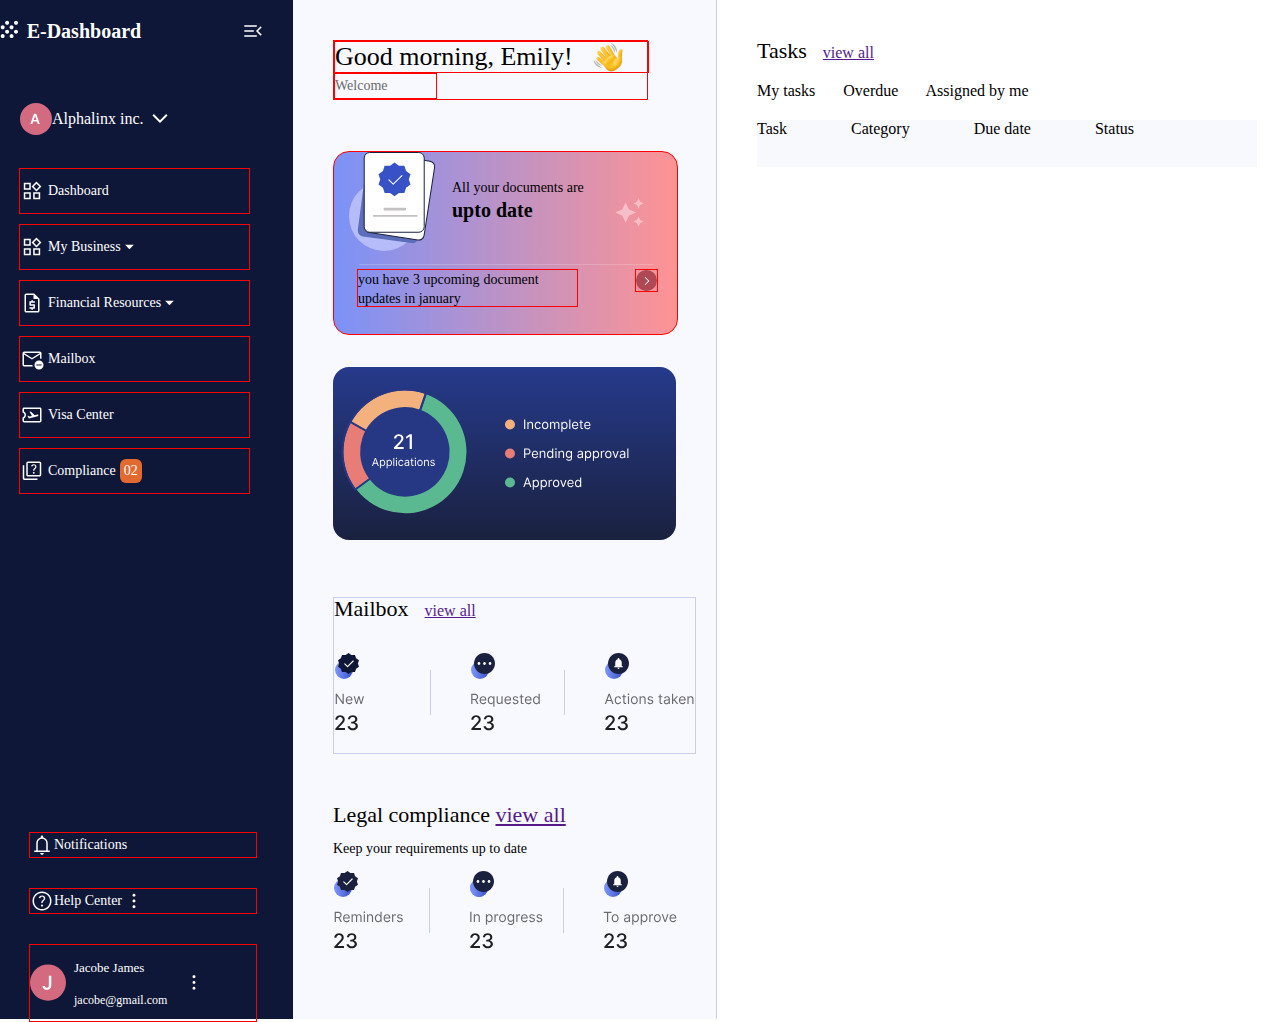
<file: index.html>
<!DOCTYPE html>
<html lang="en">
  <head>
    <meta charset="UTF-8" />
    <meta name="viewport" content="width=device-width, initial-scale=1.0" />
    <title>Dashboard</title>
    <link rel="stylesheet" href="style.css" />
    <link rel="preconnect" href="https://fonts.googleapis.com" />
    <link rel="preconnect" href="https://fonts.gstatic.com" crossorigin />
    <link
      href="https://fonts.googleapis.com/css2?family=Inter:ital,opsz,wght@0,14..32,100..900;1,14..32,100..900&display=swap"
      rel="stylesheet"
    />
  </head>
  <body>
    <div class="dashboard-sidebar">
      <div class="logo">
        <div class="logo-items">
          <img src="icons/grain.svg" alt="" />
        </div>
        <div class="logo-items">
          <p>E-Dashboard</p>
          <p></p>
        </div>

        <div class="icon">
          <img src="icons/menu_open.svg" alt="" />
        </div>
      </div>

      <div class="company-details">
        <img src="icons/company.svg" alt="" />
        <p>Alphalinx inc.</p>
        <img src="icons/expand_more.svg" alt="" />
      </div>

      <div class="dashboard-navs">
        <img src="icons/widgets.svg" alt="" />
        <p>Dashboard</p>
      </div>
      <div class="dashboard-navs">
        <img src="icons/widgets.svg" alt="" />
        <p>My Business</p>
        <img src="icons/arrow_drop_down.svg" alt="" />
      </div>
      <div class="dashboard-navs">
        <img src="icons/request_quote.svg" alt="" />
        <p>Financial Resources</p>
        <img src="icons/arrow_drop_down.svg" alt="" />
      </div>
      <div class="dashboard-navs">
        <img src="icons/unsubscribe.svg" alt="" />
        <p>Mailbox</p>
      </div>
      <div class="dashboard-navs">
        <img src="icons/airplane_ticket.svg" alt="" />
        <p>Visa Center</p>
      </div>
      <div class="dashboard-navs">
        <img src="icons/quiz.svg" alt="" />
        <p>Compliance</p>
        <p id="compliance">02</p>
      </div>
      <div class="dashboard-end">
        <div class="dashboard-end-item">
          <img src="icons/notifications.svg" alt="" />
          <p>Notifications</p>
        </div>
        <div class="dashboard-end-item">
          <img src="icons/help.svg" alt="" />
          <p>Help Center</p>
          <img src="icons/more.svg" alt="" />
        </div>
        <div class="dashboard-end-item-div">
          <img src="icons/company-user.svg" alt="" />
          <div>
            <p id="p-1-end">Jacobe James</p>
            <p id="p-2-end">jacobe@gmail.com</p>
          </div>
          <img src="icons/more.svg" alt="" />
        </div>
      </div>
    </div>
    <div class="main-container">
      <div class="title">
        <div class="main-title">
          <p>Good morning, Emily!</p>
          <img src="icons/image 113.svg" alt="" />
        </div>
        <p id="welcome">Welcome</p>
      </div>
      <div class="document-updates">
        <div class="document-update-items">
          <img src="icons/Group 764326.svg" alt="" id="document-img" />

          <div class="document-updates-span">
            <span id="span-1">All your documents are</span>
            <span id="span-2">upto date</span>
          </div>
          <div>
            <img src="icons/auto_awesome.svg" alt="" id="auto_awesome" />
          </div>
        </div>
        <div class="line-break">
          <img src="icons/Line 41.svg" alt="" />
        </div>
        <div class="document-update-items-2">
          <!-- <p>you have 3 upcoming document updates in january</p> -->
          <div class="document-update-items-2-span">
            <span id="span-1">you have</span>
            <span id="span-3">3 upcoming</span>
            <span id="span-1">document updates in january</span>
          </div>
          <img src="icons/Group 764410.svg" alt="" />
        </div>
      </div>
      <div class="graph-report-container">
        <div class="graph-report">
          <img src="icons/Frame 1000004961.svg" alt="" />
        </div>
        <div class="graph-report-value">
         <img src="icons/Frame 1000004959.svg" alt="">
        </div>
      </div>

      <div class="mailbox">
        <div class="mailbox-title">
          <span>Mailbox</span>
            <a href="">view all</a>
        </div>
        <p></p>
        <img src="icons/Group 764354.svg" alt="">
      </div>

      <div class="legal">
        <div class="legal-title">
          <span>Legal compliance</span>
            <a href="">view all</a>
        </div>
        <p>Keep your requirements up to date</p>
        <img src="icons/legal.svg" alt="">
      </div>
    </div>

   <div class="secondary-main">
    <div class="task">
      <div class="task-title">
        <span>Tasks</span>
        <a href="">view all</a>
      </div>
      <div class="task-subtitle">
        <span>My tasks</span>
        <span>Overdue</span>
        <span>Assigned by me</span>
      </div>
      <div class="task-table-title">
        <span>Task</span>
        <span>Category</span>
        <span>Due date</span>
        <span>Status</span>
      </div>
    </div>
   </div>
  
  </body>
</html>
</file>
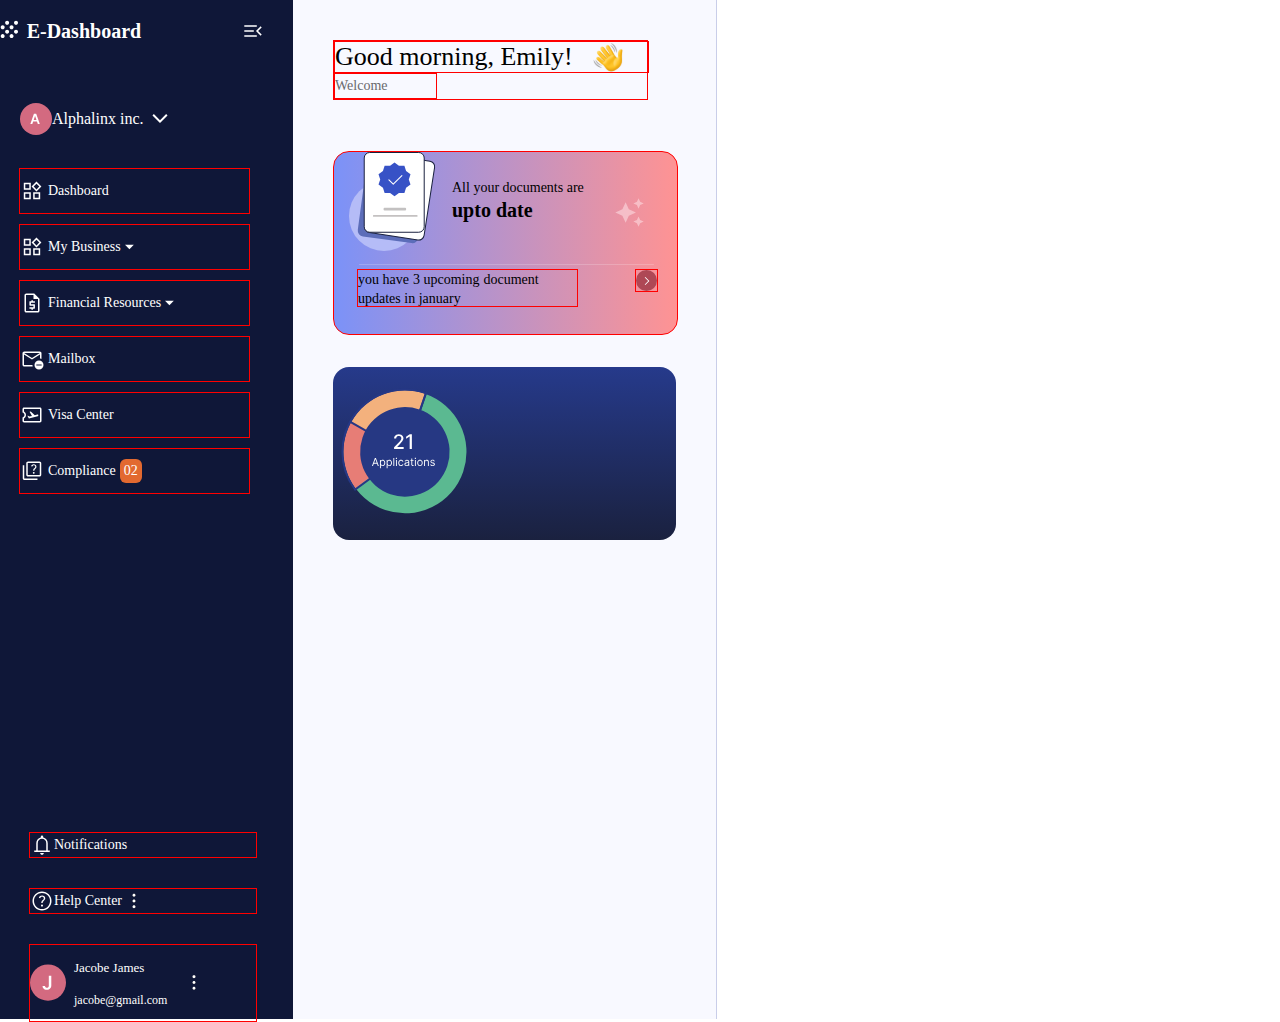
<file: home.html>
<!DOCTYPE html>
<html lang="en">
  <head>
    <meta charset="UTF-8" />
    <meta name="viewport" content="width=device-width, initial-scale=1.0" />
    <title>Dashboard</title>
    <link rel="stylesheet" href="style.css" />
    <link rel="preconnect" href="https://fonts.googleapis.com" />
    <link rel="preconnect" href="https://fonts.gstatic.com" crossorigin />
    <link
      href="https://fonts.googleapis.com/css2?family=Inter:ital,opsz,wght@0,14..32,100..900;1,14..32,100..900&display=swap"
      rel="stylesheet"
    />
  </head>
  <body>
    <div class="dashboard-sidebar">
      <div class="logo">
        <div class="logo-items">
          <img src="icons/grain.svg" alt="" />
        </div>
        <div class="logo-items">
          <p>E-Dashboard</p>
          <p></p>
        </div>

        <div class="icon">
          <img src="icons/menu_open.svg" alt="" />
        </div>
      </div>

      <div class="company-details">
        <img src="icons/company.svg" alt="" />
        <p>Alphalinx inc.</p>
        <img src="icons/expand_more.svg" alt="" />
      </div>

      <div class="dashboard-navs">
        <img src="icons/widgets.svg" alt="" />
        <p>Dashboard</p>
      </div>
      <div class="dashboard-navs">
        <img src="icons/widgets.svg" alt="" />
        <p>My Business</p>
        <img src="icons/arrow_drop_down.svg" alt="" />
      </div>
      <div class="dashboard-navs">
        <img src="icons/request_quote.svg" alt="" />
        <p>Financial Resources</p>
        <img src="icons/arrow_drop_down.svg" alt="" />
      </div>
      <div class="dashboard-navs">
        <img src="icons/unsubscribe.svg" alt="" />
        <p>Mailbox</p>
      </div>
      <div class="dashboard-navs">
        <img src="icons/airplane_ticket.svg" alt="" />
        <p>Visa Center</p>
      </div>
      <div class="dashboard-navs">
        <img src="icons/quiz.svg" alt="" />
        <p>Compliance</p>
        <p id="compliance">02</p>
      </div>
      <div class="dashboard-end">
        <div class="dashboard-end-item">
          <img src="icons/notifications.svg" alt="" />
          <p>Notifications</p>
        </div>
        <div class="dashboard-end-item">
          <img src="icons/help.svg" alt="" />
          <p>Help Center</p>
          <img src="icons/more.svg" alt="" />
        </div>
        <div class="dashboard-end-item-div">
          <img src="icons/company-user.svg" alt="" />
          <div>
            <p id="p-1-end">Jacobe James</p>
            <p id="p-2-end">jacobe@gmail.com</p>
          </div>
          <img src="icons/more.svg" alt="" />
        </div>
      </div>
    </div>
    <div class="main-container">
      <div class="title">
        <div class="main-title">
          <p>Good morning, Emily!</p>
          <img src="icons/image 113.svg" alt="" />
        </div>
        <p id="welcome">Welcome</p>
      </div>
      <div class="document-updates">
        <div class="document-update-items">
          <img src="icons/Group 764326.svg" alt="" id="document-img" />

          <div class="document-updates-span">
            <span id="span-1">All your documents are</span>
            <span id="span-2">upto date</span>
          </div>
          <div>
            <img src="icons/auto_awesome.svg" alt="" id="auto_awesome" />
          </div>
        </div>
        <div class="line-break">
          <img src="icons/Line 41.svg" alt="" />
        </div>
        <div class="document-update-items-2">
          <!-- <p>you have 3 upcoming document updates in january</p> -->
          <div class="document-update-items-2-span">
            <span id="span-1">you have</span>
            <span id="span-3">3 upcoming</span>
            <span id="span-1">document updates in january</span>
          </div>
          <img src="icons/Group 764410.svg" alt="" />
        </div>
      </div>
      <div class="graph-report-container">
        <div class="graph-report">
          <img src="icons/Frame 1000004961.svg" alt="" />
        </div>
      </div>
    </div>
    <!-- </div>
    </div> -->
  </body>
</html>
</file>
<file: style.css>
body
{
    margin: 0;
    padding: 0;
    box-sizing: border-box;
    font-style: 'Inter';
    color: white;
    display: flex;
    
}
.dashboard-sidebar{
    background-color: #0F1738;
    width: 293px;
    height: 1019px;
    
}

.logo{
    display: flex;
    margin-bottom: 28px;
    align-items: center;
}

.logo-items img{
    width: 26.67px;
    height: 26.67px;
    /* margin-top: 25.11px; */
}

.logo-items p {
    color: white;
    font-size: 20px;
    font-weight: 600;
   
}

/* .logo-items {
    
    border: 1px solid red;
    
} */
.icon{
    /* margin-top: 25px; */
    margin-left: 102.5px;
}
.company-details{
    display: flex;
    width: 229px;
    height: 56px;
    align-items: center;
    margin-left: 20px;
    margin-bottom: 21px;
}

.company-details img{
    width: 32px;
    height: 32px;
}

.dashboard-navs{
    display: flex;
    align-items: center;
    width: 229px;
    height: 44px;
    margin-left: 19px;
    border: 1px solid red;
    margin-top: 10px;

}

.dashboard-navs p{
    font-weight: 400;
    font-size: 14px;
    line-height: 16px;
    padding: 4px;
    padding-right: 4px;
}

#compliance{
    background-color: #E26930;
    border-radius: 6px;
}
.dashboard-end{
    margin-top: 338px;
}
.dashboard-end-item{
    display: flex;
    width: 226.09px;
    height: 24.08px;
    align-items: center;
    border: 1px solid red;
    margin-bottom: 30px;
    font-size: 14px;
    margin-left: 29px;
}

.dashboard-end-item-div{
    
    border: 1px solid red; 
    display: flex;
    width: 226.09px;
    height: 42;
    margin-left: 29px;
    
}
.dashboard-end-item-div p{
    margin-left: 8px;
    margin-right: 15px;
}

#p-1-end{
    font-weight: 500;
    font-size: 13px;
    line-height: 19.5px;
}

#p-2-end{
    font-weight: 300;
    font-size: 12px;
    line-height: 18px;
}

.main-container{
    width: 423px;
    height: 1019px;
    background-color: #F8F9FF;
    border-right: 1px solid #C9CEE9
}
.title{
    width: 313px;
    height: 58px;
    margin-top: 40px;
    margin-left: 40px;
}
.title{
    color:black;
    border: 1px solid red;
    align-items: baseline;

}
.main-title{
    font-weight: 400px;
    font-size: 26px;
    line-height: 28.6px;
    border: 1px solid red;
    display: flex;
    align-items: center;
    width: 313px;
    height: 30px;
}
.main-title img{
width: 30px;
height: 30px;
margin-left: 20px;
}


#welcome{
    
    padding: 0;
    margin: 0;
    font-weight: 400;
    font-size: 14px;
    line-height: 23.8px;
    color: #6A6A6D;
    border: 1px solid red;
    width: 101px;
    height: 24px;
}

.document-updates{
    width: 343px;
    height: 182px;
    margin-top: 51px;
    background-image: linear-gradient(to right,#7B92F8,#FF9393);
    color: black;
    border: 1px solid red;
    margin-left: 40px;
    border-radius: 16px;
    position: relative;
    
}

.document-update-items{
    display: flex;
}

#document-img{
    margin-left: 15px;
}

#span-1{
    font-weight: 400;
    font-size: 14px;
    line-height: 18.2px;
    color:black
}

#span-2{
    font-weight: 600;
    font-size: 20px;
    line-height: 26px;
    color: black;
}
#span-3{
    font-weight: 500;
    font-size: 14px;
    line-height: 18.2px;
}

.document-update-items-2-span{
    width: 219px;
    height: 36px;
    margin-left: 23px;
    margin-bottom: 24px;
    border: 1px solid red;
}

.document-updates-span{
    margin-left: 16px;
    /* border: 1px solid red; */
    margin-top: 26px;
    width: 162px;
    height: 46px;

}

#auto_awesome{
    width: 31px;
    height: 31px;
    margin-top: 45px;
}

.line-break{
    margin-left: 25px;
}

/* .document-update-items-2{
    width: 219px;
    height: 36px;
    display: flex;
    margin-top: 24px;
    border: 1px solid red;
} */

.document-update-items-2 img{
    width: 21px;
    height: 21px;
    border: 1px solid red;
    margin-left: 57px;
    
}
.document-update-items-2{
    display: flex;
    
}

.graph-report-container{
    width: 343px;
    height: 173px;
    background-image: linear-gradient(#263A8B,#1A213F);
    border-radius: 16px;
    margin-top: 32px;
    margin-left: 40px;
    display: flex;
}

.graph-report-value{
    margin-left: 27.98px;
    margin-top: 51px;
}

.graph-report{
    margin-top: 10px;
}

.mailbox{
    width: 361px;
    height: 155px;
    border: 1px solid #C9CEE9;
    color: black;
    margin-left: 40px;
    margin-top: 57px;
    margin-bottom: 48px;
}
.mailbox span{
    font-weight: 500;
    font-size: 22px;
    line-height: 22px;
    margin-right: 12px;
}
.mailbox-title{
    margin-bottom: 32px;
}

.legal{
    color: black;
    font-weight: 500;
    font-size: 22px;
    width: 344px;
    height: 161px;
    margin-left: 40px;
}

.legal p {
    font-weight: 400;
    font-size: 14px;
    line-height: 14px;
}

.task-title span{
    font-weight: 500;
    font-size: 22px;
    line-height: 22px;
    margin-right: 12px;
}
.task-title{
    margin-bottom: 20px;
}

.secondary-main{
    color: black;
    height: 1019px;
}
.task-subtitle span{
    padding-right: 24px;
}
.task-subtitle{
    margin-bottom: 20px;
}
.task{
    margin-top: 40px;
    margin-left: 40px;
    height: 340px;
    width: 500px;
}

.task-table-title span{
    margin-right: 60px;
}

.task-table-title{
    background-color: #F8F9FC;
    width: 500px;
    height: 47px;
}
</file>
